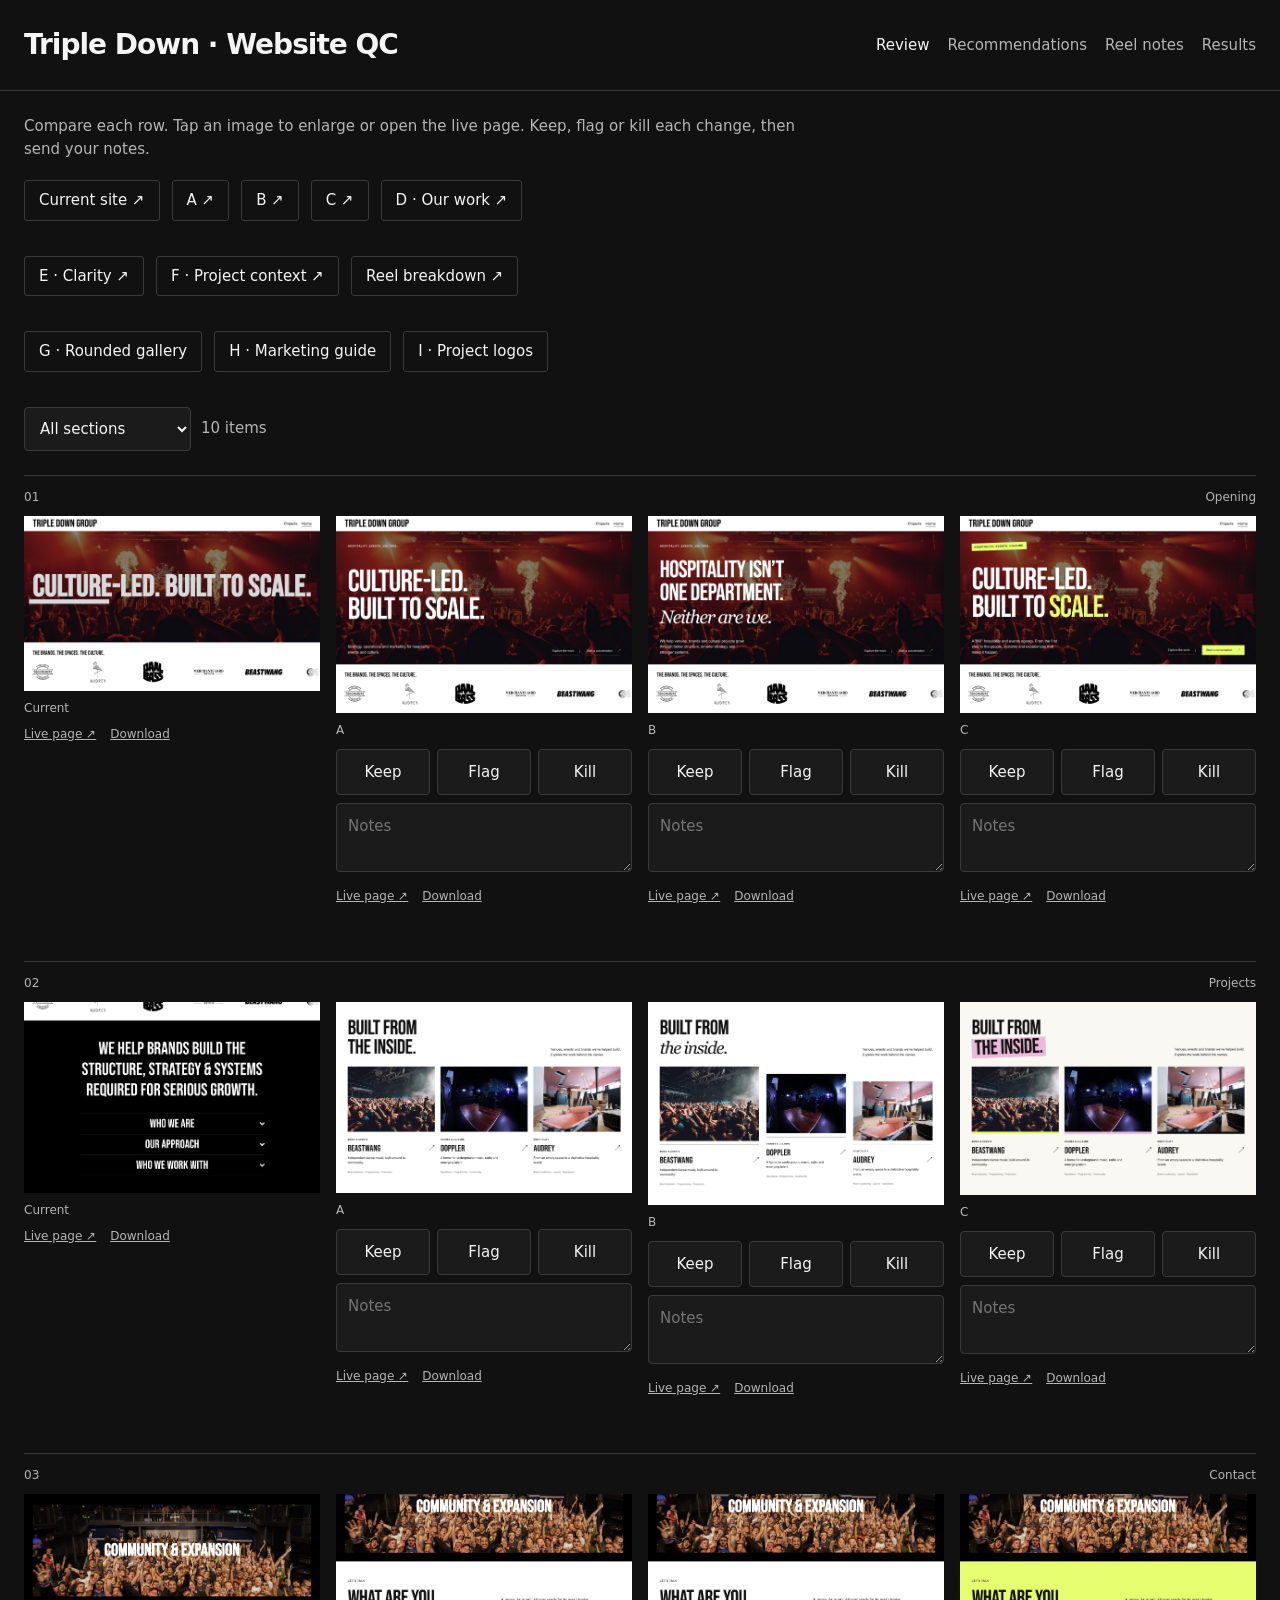
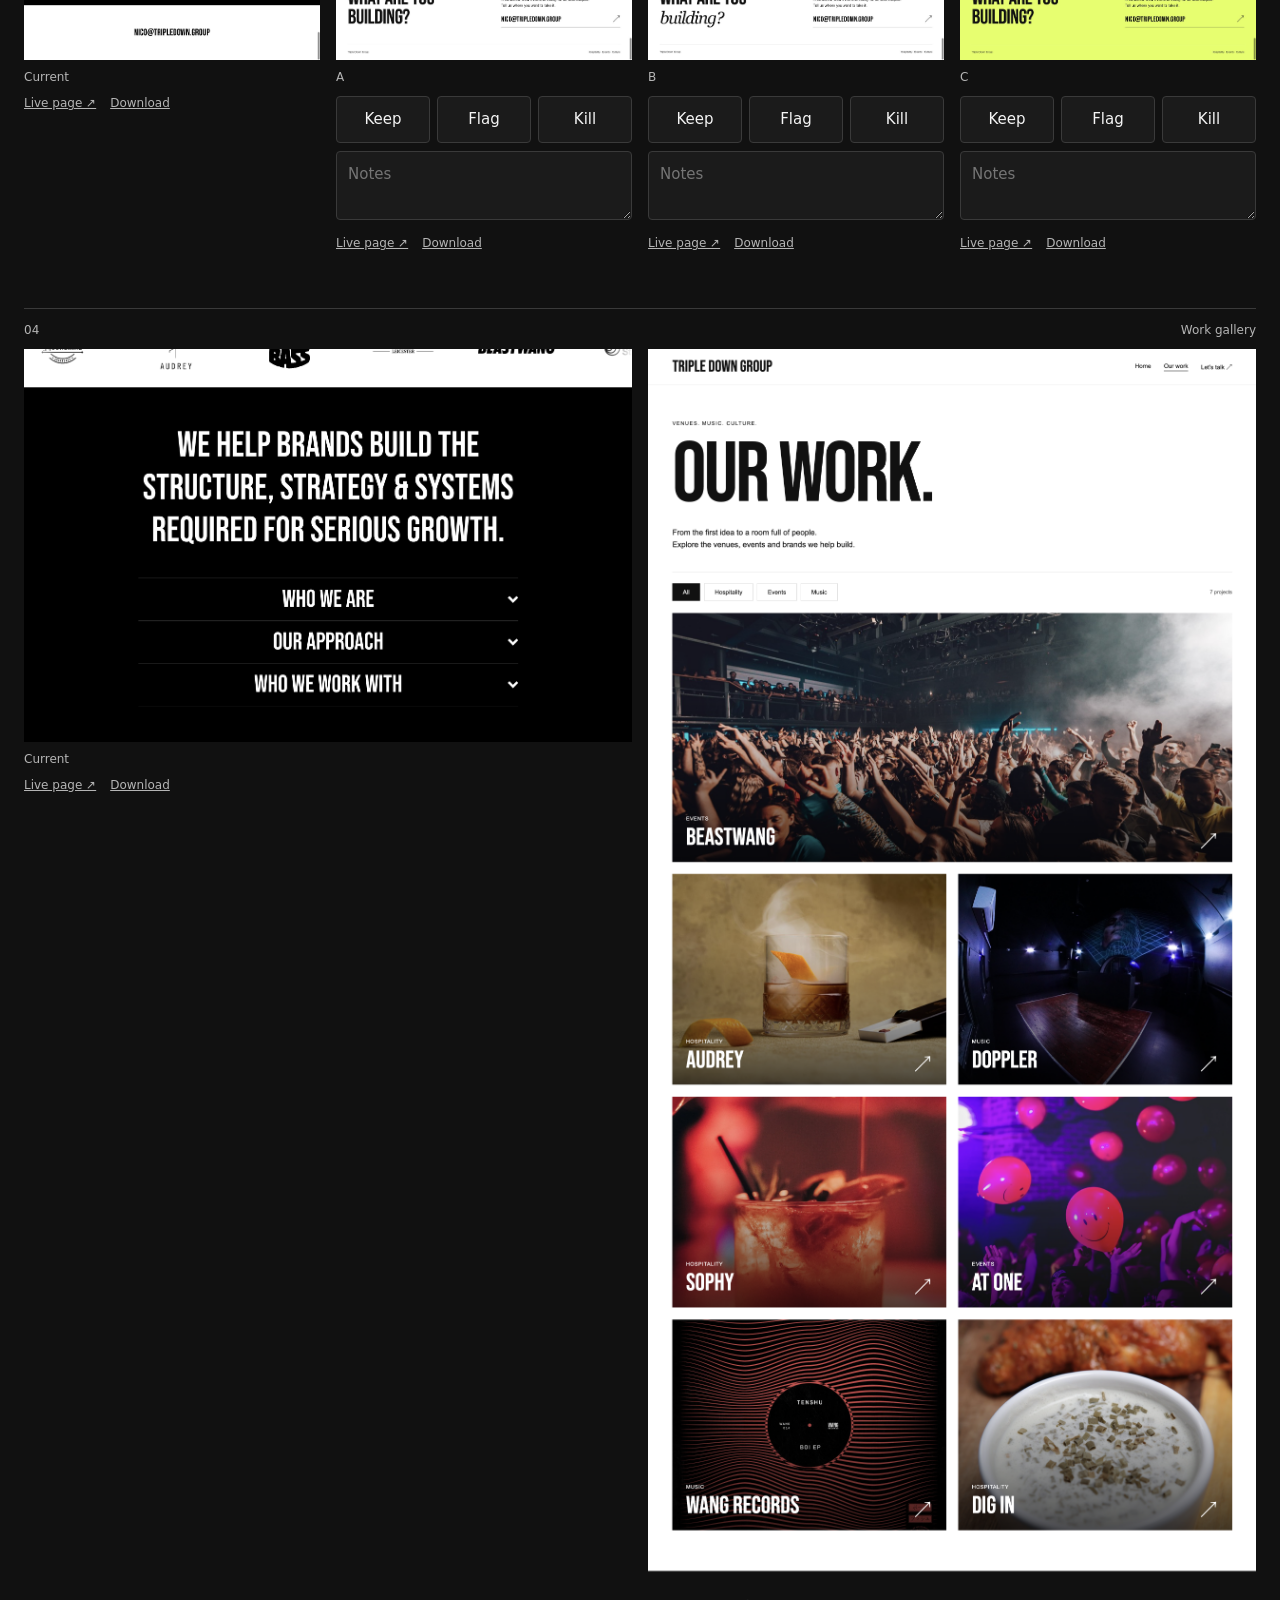
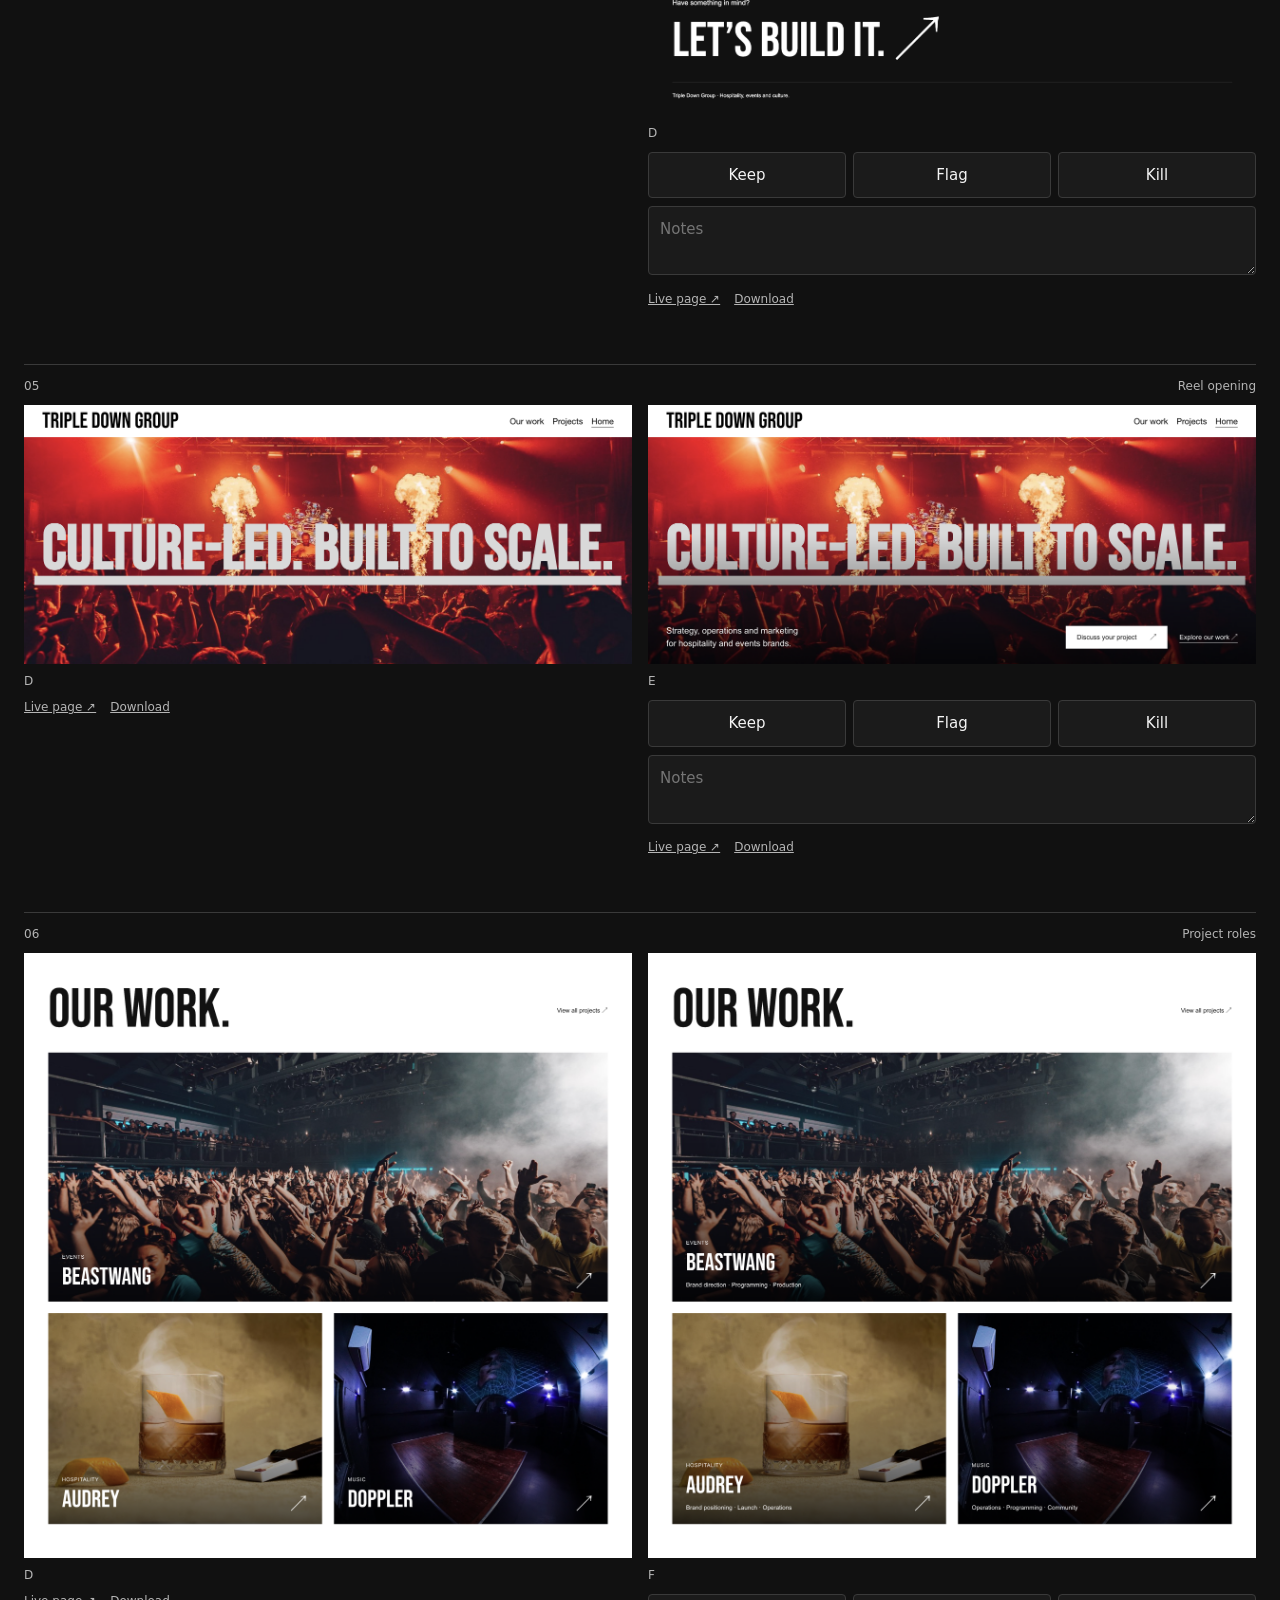
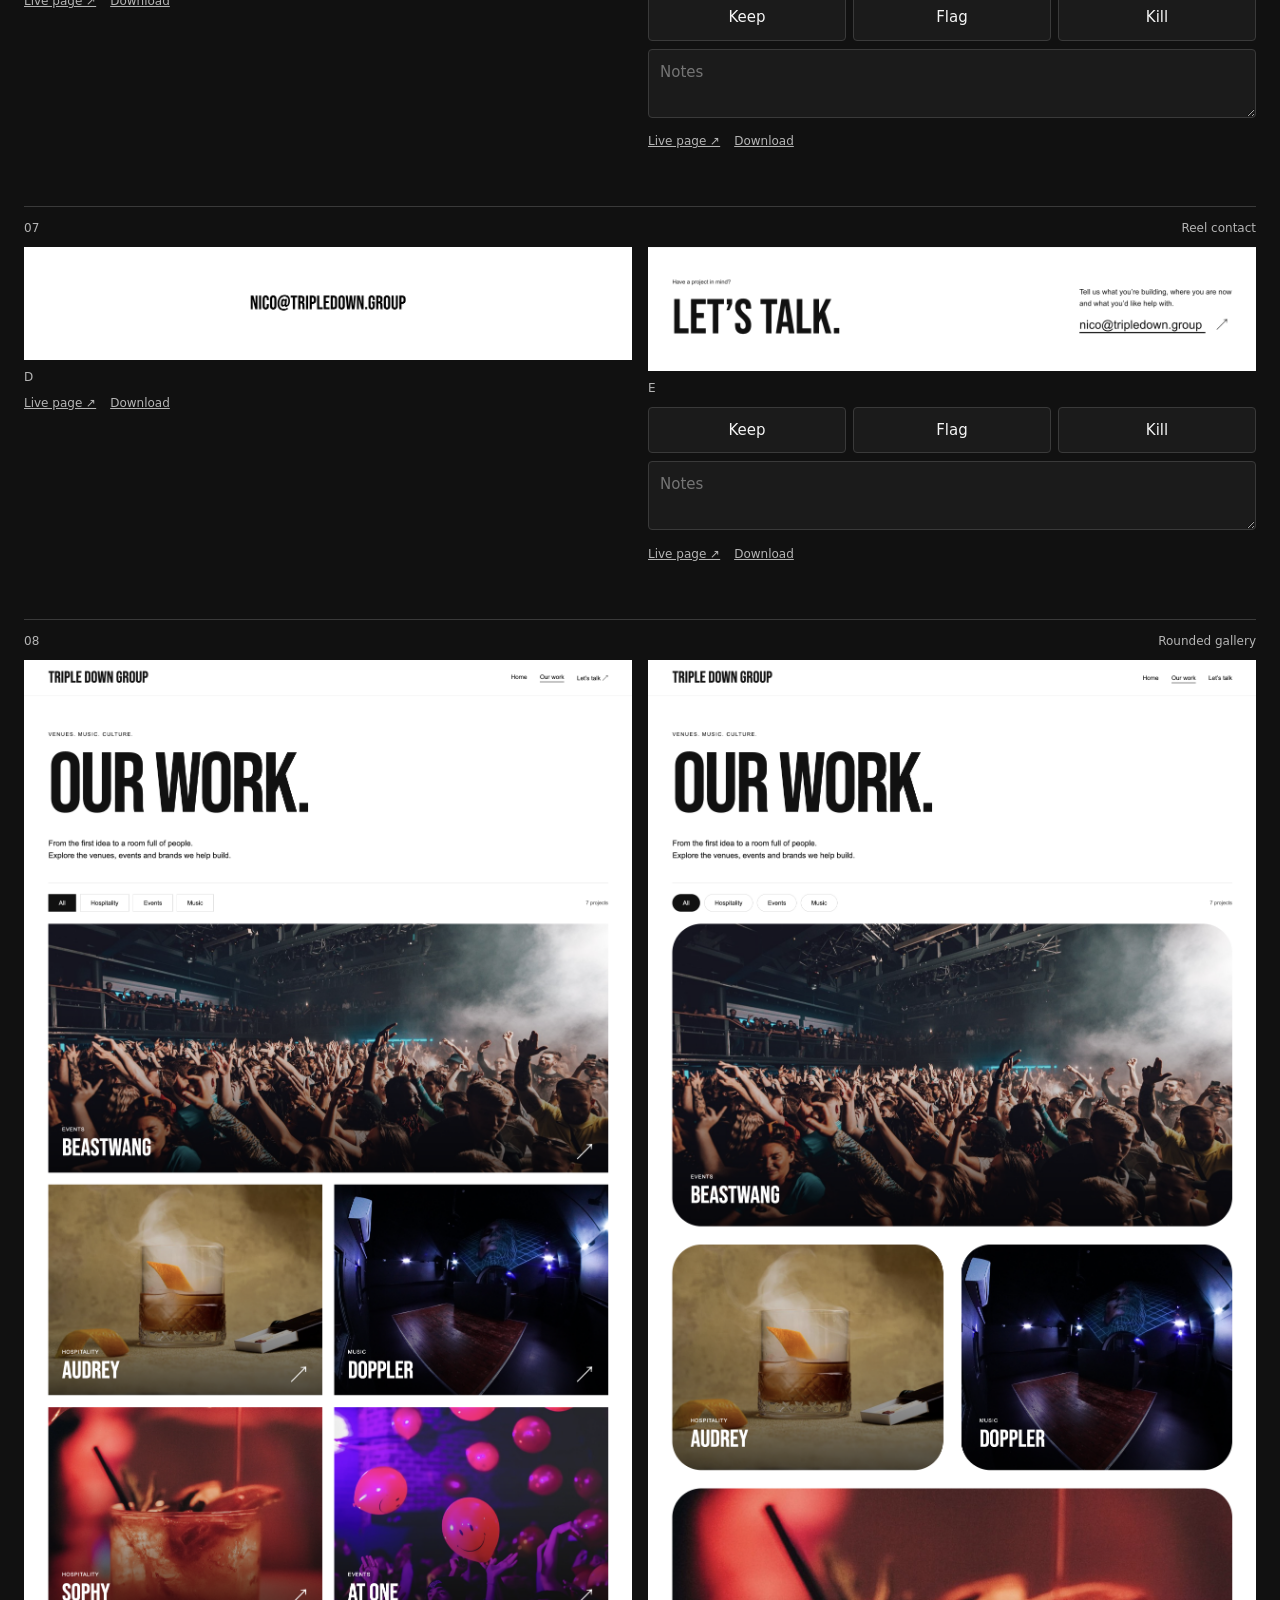
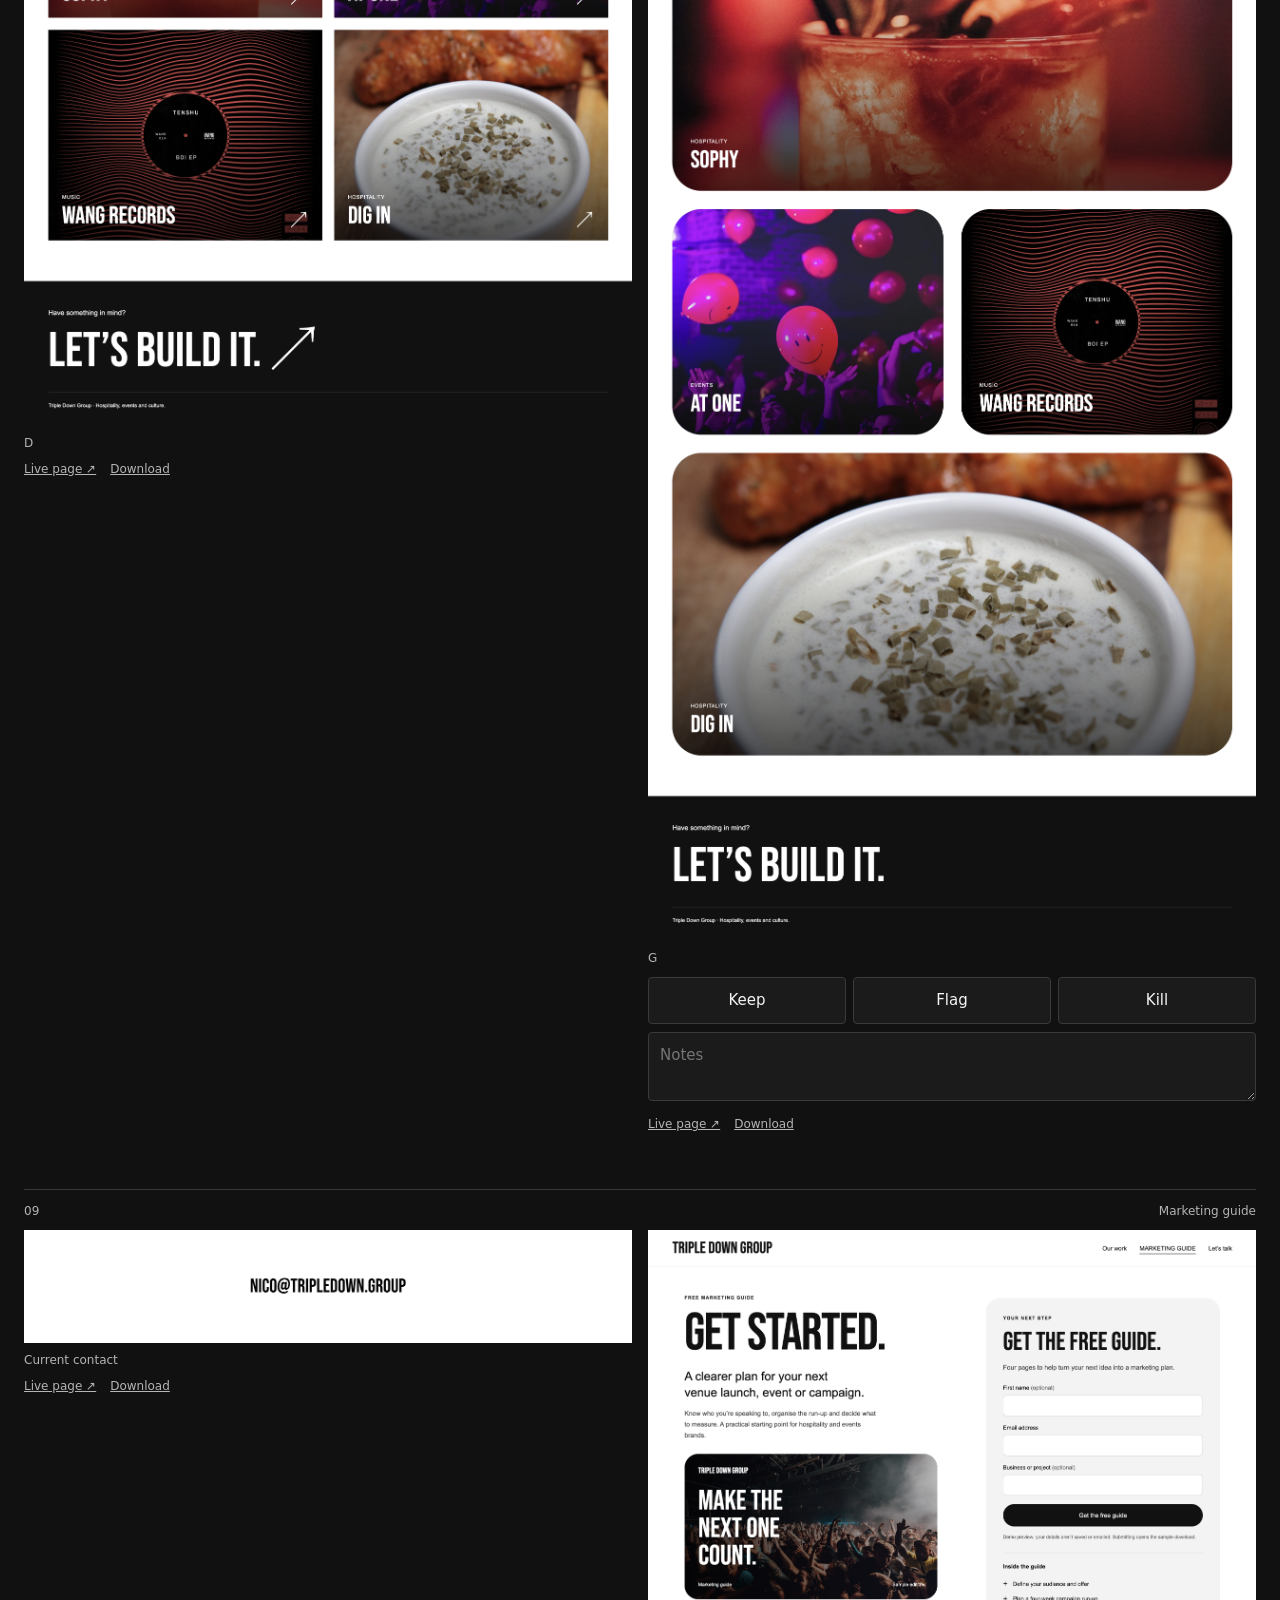
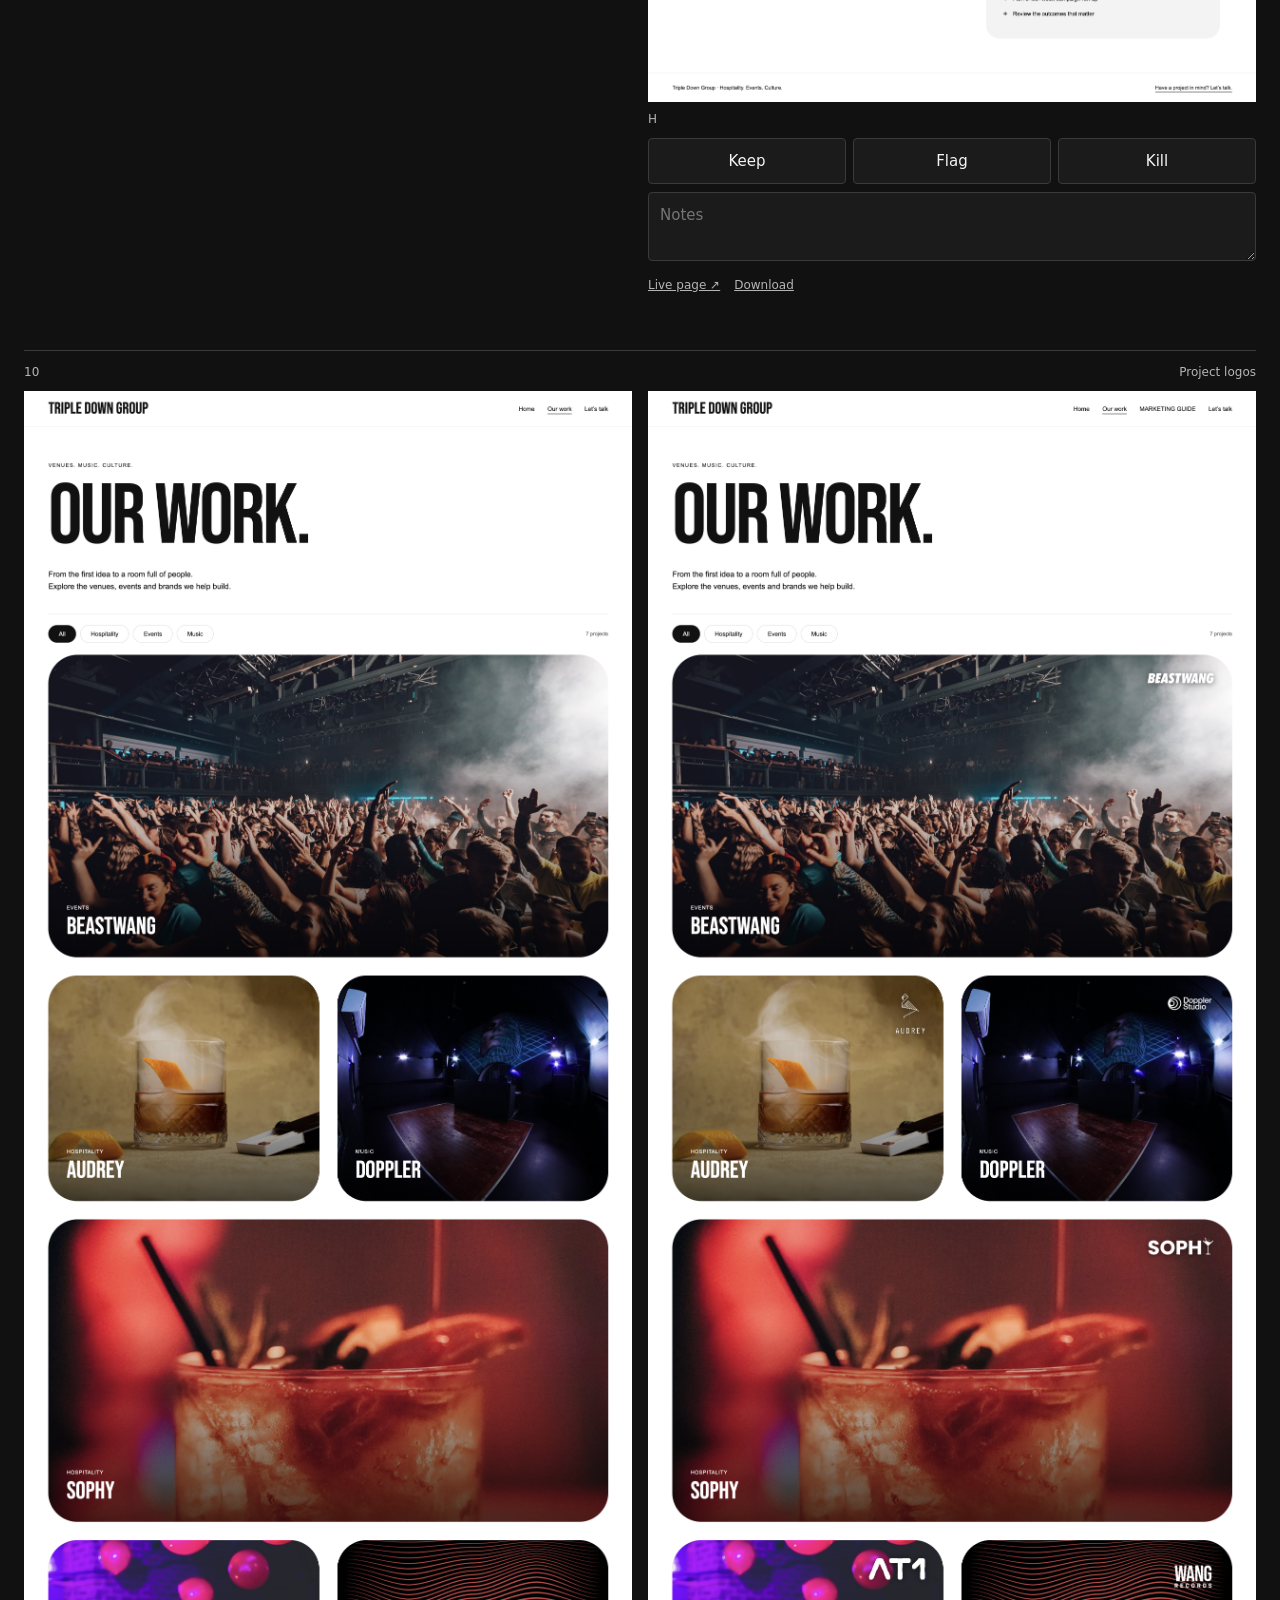
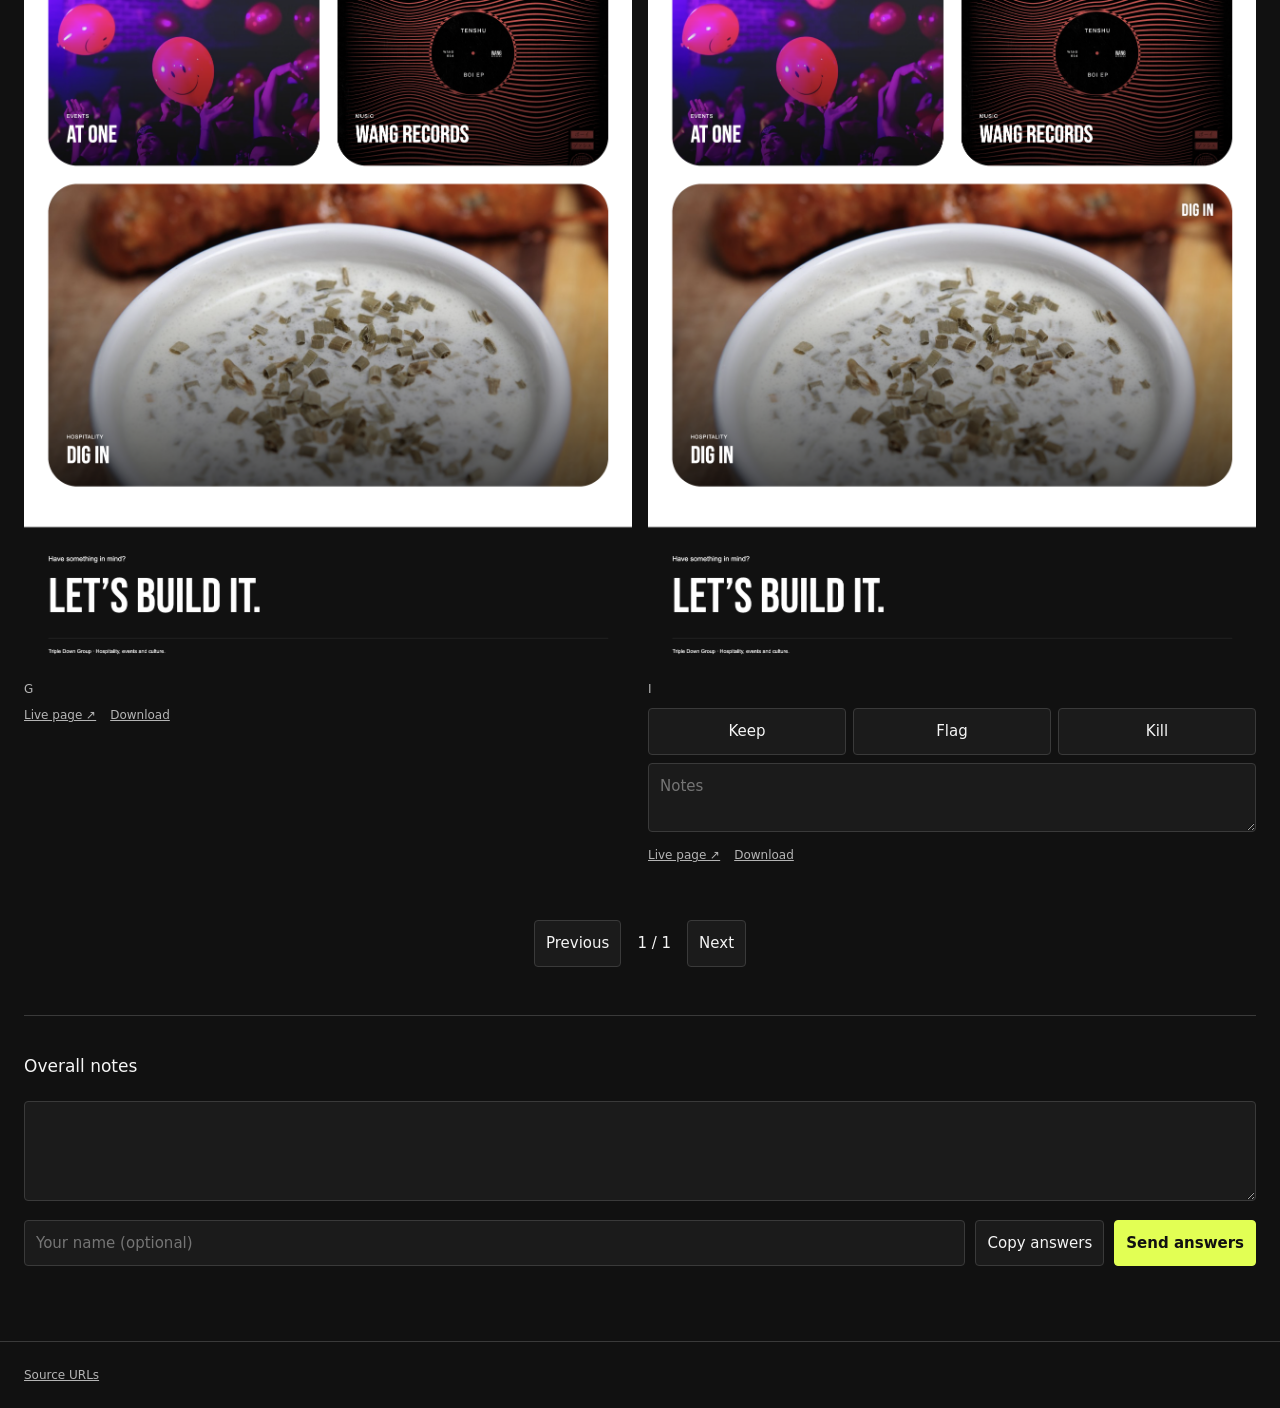
<file: index.html>
<!doctype html><html lang="en"><head><meta charset="utf-8"><meta name="viewport" content="width=device-width,initial-scale=1"><meta name="robots" content="noindex,nofollow"><title>PaulQC</title><link rel="icon" href="favicon.svg"><link rel="stylesheet" href="style.css"></head><body><header><h1 id="title">PaulQC</h1><nav><a href="index.html" aria-current="page">Review</a><a href="recommendations.html">Recommendations</a><a href="reel-notes.html">Reel notes</a><a href="results.html">Results</a></nav></header><main><p class="board-guide">Compare each row. Tap an image to enlarge or open the live page. Keep, flag or kill each change, then send your notes.</p><div class="live-links"><a href="https://frompaulxam-gif.github.io/triple-down-preview/variants/current/" target="_blank" rel="noopener">Current site ↗</a><a href="https://frompaulxam-gif.github.io/triple-down-preview/variants/a/" target="_blank" rel="noopener">A ↗</a><a href="https://frompaulxam-gif.github.io/triple-down-preview/variants/b/" target="_blank" rel="noopener">B ↗</a><a href="https://frompaulxam-gif.github.io/triple-down-preview/variants/c/" target="_blank" rel="noopener">C ↗</a><a href="https://frompaulxam-gif.github.io/triple-down-preview/variants/gallery-original/" target="_blank" rel="noopener">D · Our work ↗</a></div><div class="live-links"><a href="https://frompaulxam-gif.github.io/triple-down-preview/variants/e/" target="_blank" rel="noopener">E · Clarity ↗</a><a href="https://frompaulxam-gif.github.io/triple-down-preview/variants/f/" target="_blank" rel="noopener">F · Project context ↗</a><a href="reel-notes.html">Reel breakdown ↗</a></div><div class="live-links"><a href="https://frompaulxam-gif.github.io/triple-down-preview/our-work/" target="_blank" rel="noopener">G · Rounded gallery</a><a href="https://frompaulxam-gif.github.io/triple-down-preview/marketing-guide/" target="_blank" rel="noopener">H · Marketing guide</a><a href="https://frompaulxam-gif.github.io/triple-down-preview/our-work/" target="_blank" rel="noopener">I · Project logos</a></div><div class="toolbar"><select id="brand" aria-label="Section"><option value="">All sections</option></select><span id="count" class="muted"></span></div><div class="grid" id="items"></div><div class="pager"><button id="prev">Previous</button><span id="page"></span><button id="next">Next</button></div><section class="submit"><h2>Overall notes</h2><textarea id="overall" aria-label="Overall notes"></textarea><div class="send-row"><input id="name" aria-label="Your name (optional)" placeholder="Your name (optional)"><button id="copy">Copy answers</button><button id="send">Send answers</button></div><p id="status" class="status" role="status"></p><textarea id="copy-fallback" hidden readonly aria-label="Copy these answers"></textarea></section></main><footer><a href="sources.csv" download>Source URLs</a></footer><script src="config.js"></script><script src="app.js?v=logos-1"></script></body></html>
</file>
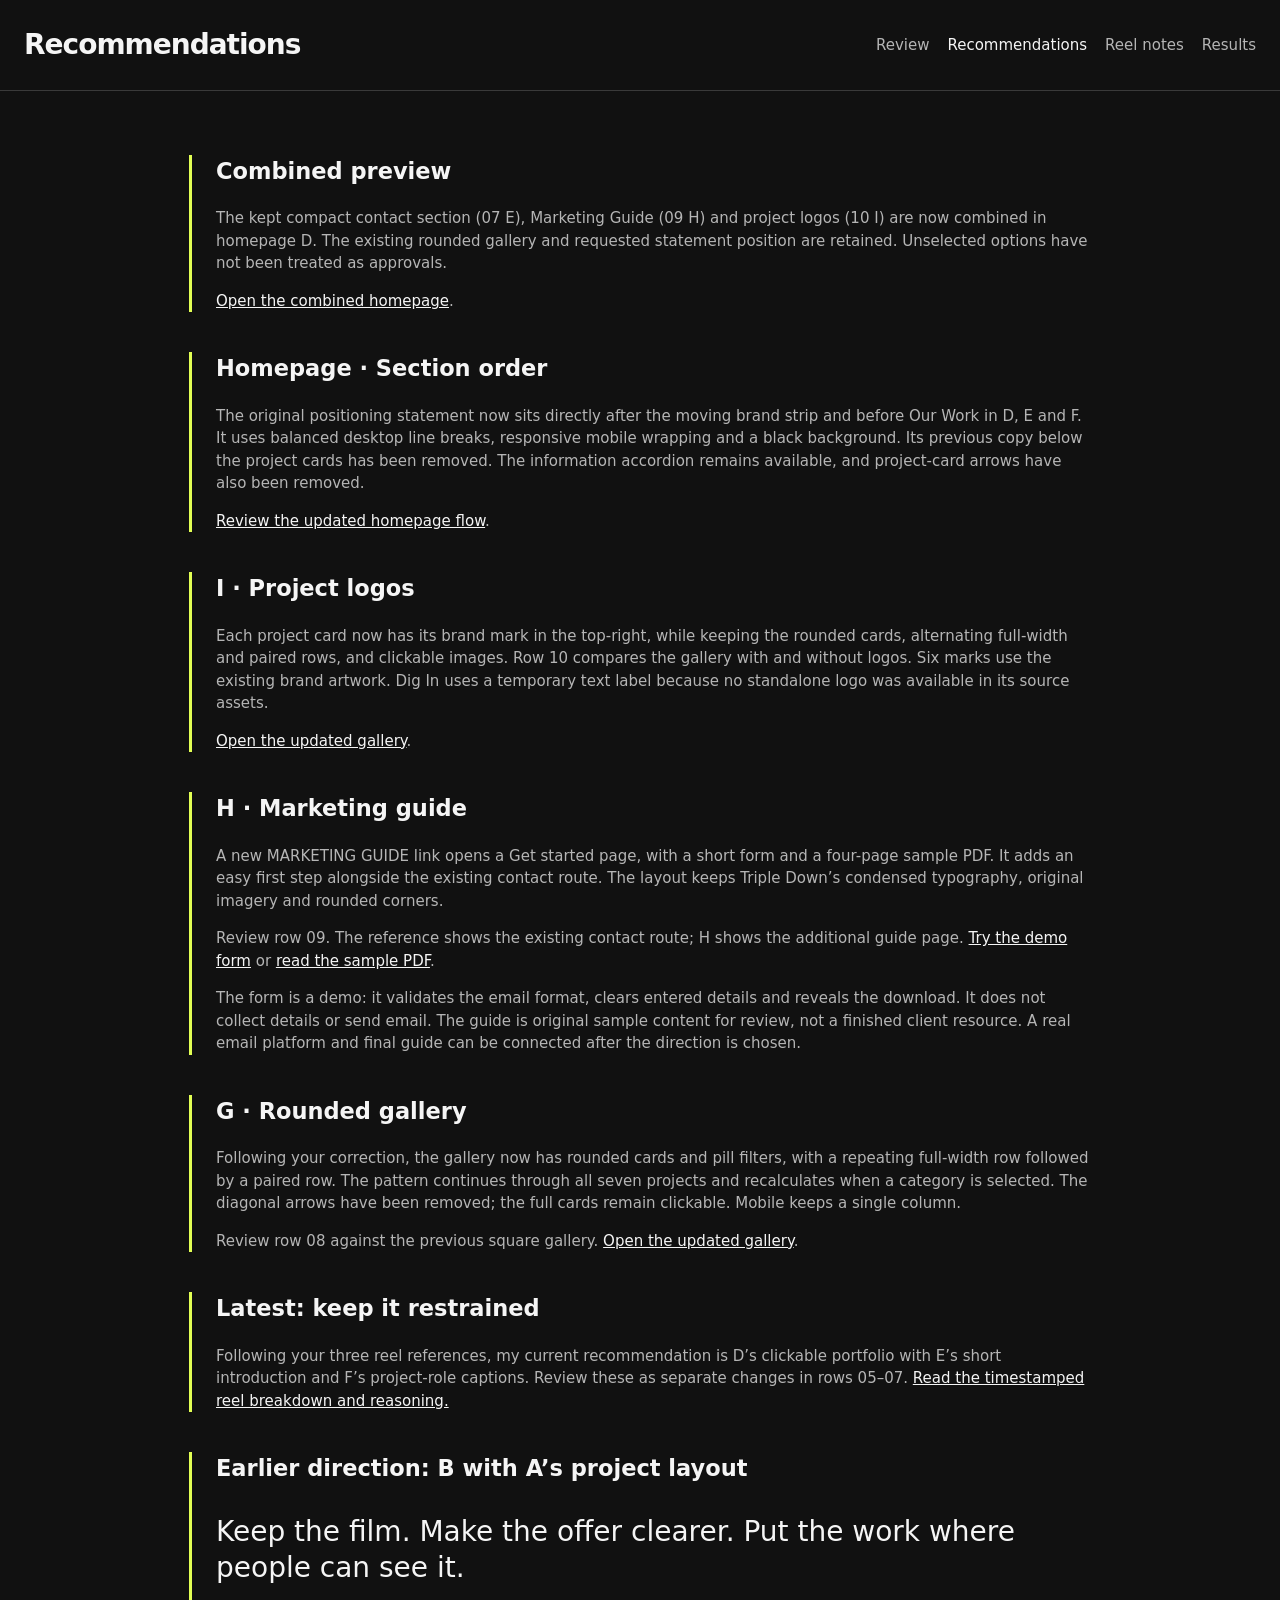
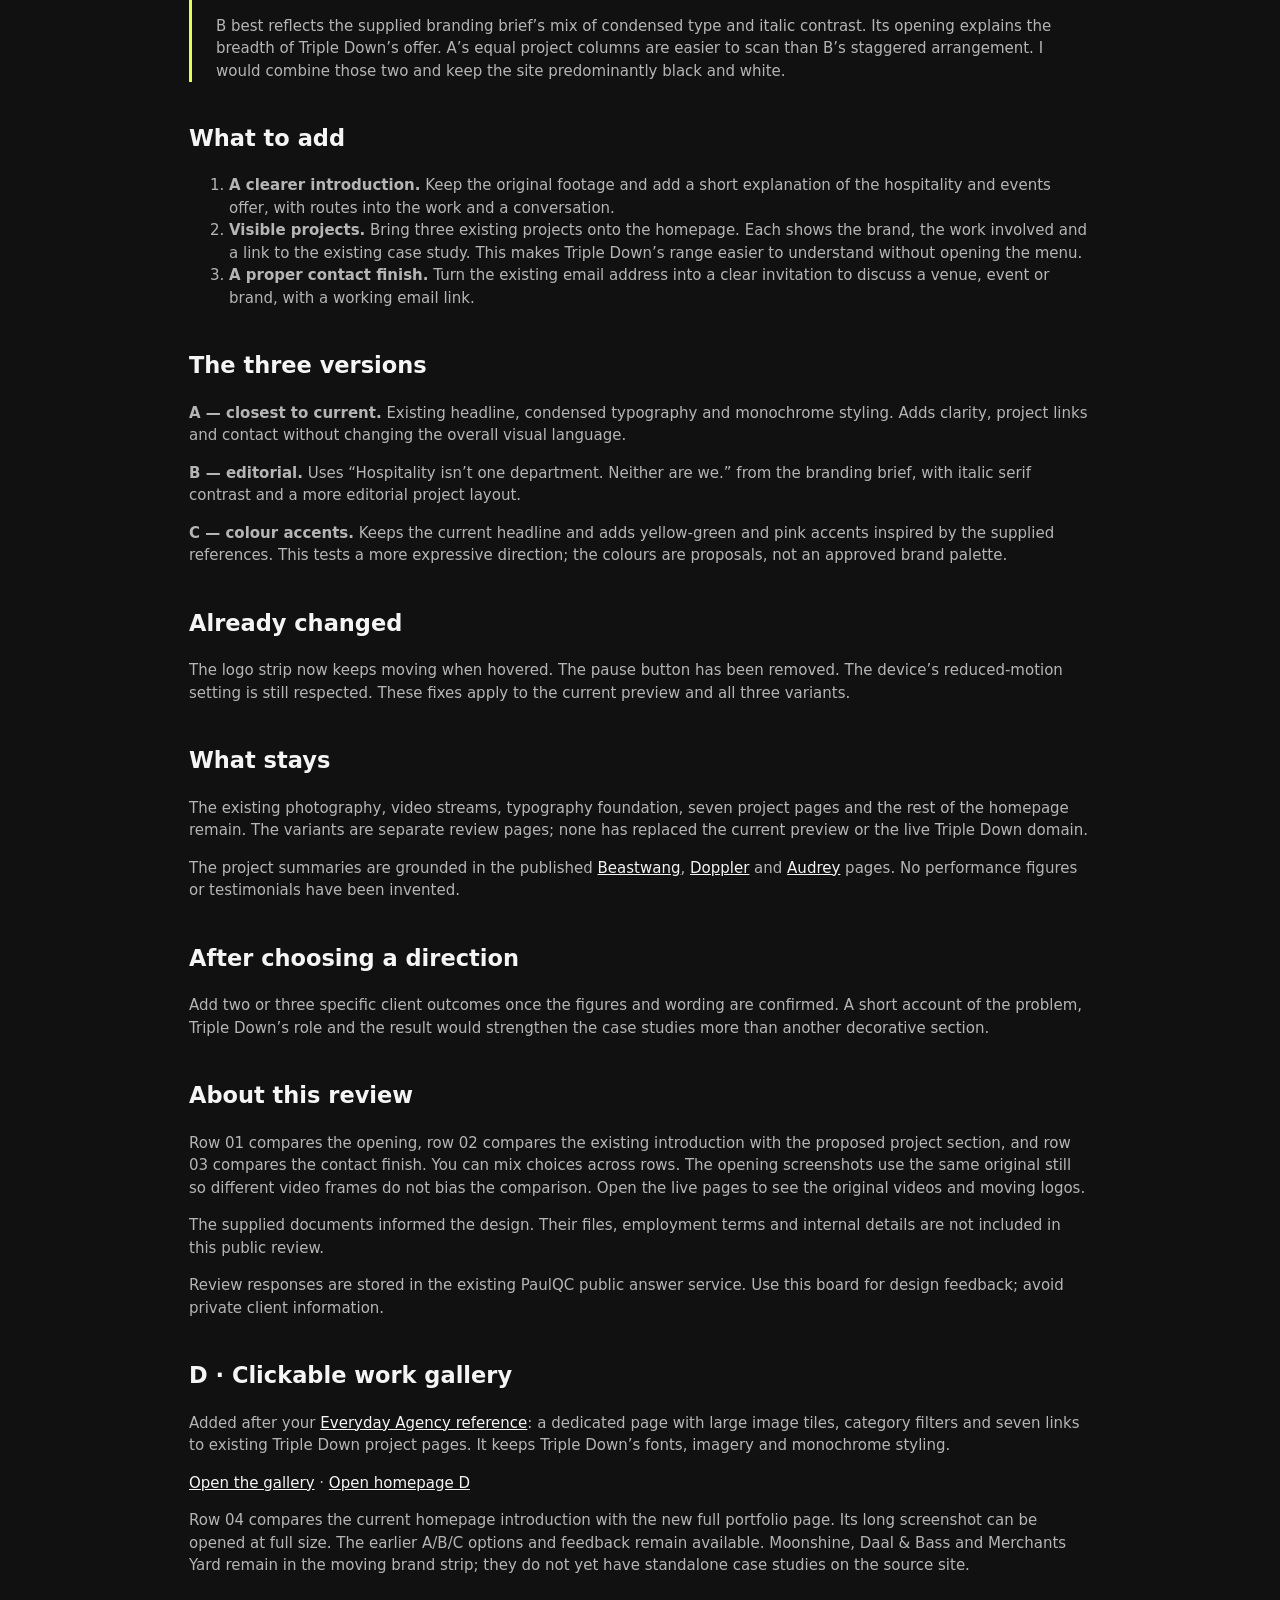
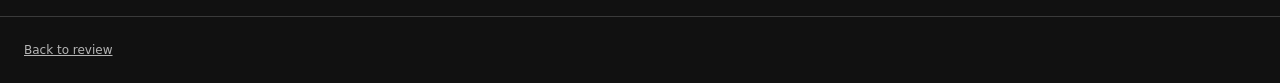
<file: recommendations.html>
<!doctype html><html lang="en"><head><meta charset="utf-8"><meta name="viewport" content="width=device-width,initial-scale=1"><meta name="robots" content="noindex,nofollow"><title>Triple Down · Recommendations</title><link rel="stylesheet" href="style.css"><link rel="icon" href="favicon.svg"></head><body><header><h1>Recommendations</h1><nav><a href="index.html">Review</a><a href="recommendations.html" aria-current="page">Recommendations</a><a href="reel-notes.html">Reel notes</a><a href="results.html">Results</a></nav></header><main class="research"><section class="choice"><h2>Combined preview</h2><p>The kept compact contact section (07 E), Marketing Guide (09 H) and project logos (10 I) are now combined in homepage D. The existing rounded gallery and requested statement position are retained. Unselected options have not been treated as approvals.</p><p><a href="https://frompaulxam-gif.github.io/triple-down-preview/variants/d/?v=combined-1">Open the combined homepage</a>.</p></section><section class="choice"><h2>Homepage · Section order</h2><p>The original positioning statement now sits directly after the moving brand strip and before Our Work in D, E and F. It uses balanced desktop line breaks, responsive mobile wrapping and a black background. Its previous copy below the project cards has been removed. The information accordion remains available, and project-card arrows have also been removed.</p><p><a href="https://frompaulxam-gif.github.io/triple-down-preview/variants/d/?v=positioning-1#td-projects">Review the updated homepage flow</a>.</p></section><section class="choice"><h2>I · Project logos</h2><p>Each project card now has its brand mark in the top-right, while keeping the rounded cards, alternating full-width and paired rows, and clickable images. Row 10 compares the gallery with and without logos. Six marks use the existing brand artwork. Dig In uses a temporary text label because no standalone logo was available in its source assets.</p><p><a href="https://frompaulxam-gif.github.io/triple-down-preview/our-work/">Open the updated gallery</a>.</p></section><section class="choice"><h2>H · Marketing guide</h2><p>A new MARKETING GUIDE link opens a Get started page, with a short form and a four-page sample PDF. It adds an easy first step alongside the existing contact route. The layout keeps Triple Down’s condensed typography, original imagery and rounded corners.</p><p>Review row 09. The reference shows the existing contact route; H shows the additional guide page. <a href="https://frompaulxam-gif.github.io/triple-down-preview/marketing-guide/">Try the demo form</a> or <a href="https://frompaulxam-gif.github.io/triple-down-preview/assets/triple-down-marketing-guide-sample.pdf">read the sample PDF</a>.</p><p>The form is a demo: it validates the email format, clears entered details and reveals the download. It does not collect details or send email. The guide is original sample content for review, not a finished client resource. A real email platform and final guide can be connected after the direction is chosen.</p></section><section class="choice"><h2>G · Rounded gallery</h2><p>Following your correction, the gallery now has rounded cards and pill filters, with a repeating full-width row followed by a paired row. The pattern continues through all seven projects and recalculates when a category is selected. The diagonal arrows have been removed; the full cards remain clickable. Mobile keeps a single column.</p><p>Review row 08 against the previous square gallery. <a href="https://frompaulxam-gif.github.io/triple-down-preview/our-work/">Open the updated gallery</a>.</p></section>
<section class="choice"><h2>Latest: keep it restrained</h2><p>Following your three reel references, my current recommendation is D’s clickable portfolio with E’s short introduction and F’s project-role captions. Review these as separate changes in rows 05–07. <a href="reel-notes.html">Read the timestamped reel breakdown and reasoning.</a></p></section><section class="choice"><h2>Earlier direction: B with A’s project layout</h2><p class="lead">Keep the film. Make the offer clearer. Put the work where people can see it.</p><p>B best reflects the supplied branding brief’s mix of condensed type and italic contrast. Its opening explains the breadth of Triple Down’s offer. A’s equal project columns are easier to scan than B’s staggered arrangement. I would combine those two and keep the site predominantly black and white.</p></section>
<h2>What to add</h2><ol><li><strong>A clearer introduction.</strong> Keep the original footage and add a short explanation of the hospitality and events offer, with routes into the work and a conversation.</li><li><strong>Visible projects.</strong> Bring three existing projects onto the homepage. Each shows the brand, the work involved and a link to the existing case study. This makes Triple Down’s range easier to understand without opening the menu.</li><li><strong>A proper contact finish.</strong> Turn the existing email address into a clear invitation to discuss a venue, event or brand, with a working email link.</li></ol>
<h2>The three versions</h2><p><strong>A — closest to current.</strong> Existing headline, condensed typography and monochrome styling. Adds clarity, project links and contact without changing the overall visual language.</p><p><strong>B — editorial.</strong> Uses “Hospitality isn’t one department. Neither are we.” from the branding brief, with italic serif contrast and a more editorial project layout.</p><p><strong>C — colour accents.</strong> Keeps the current headline and adds yellow-green and pink accents inspired by the supplied references. This tests a more expressive direction; the colours are proposals, not an approved brand palette.</p>
<h2>Already changed</h2><p>The logo strip now keeps moving when hovered. The pause button has been removed. The device’s reduced-motion setting is still respected. These fixes apply to the current preview and all three variants.</p>
<h2>What stays</h2><p>The existing photography, video streams, typography foundation, seven project pages and the rest of the homepage remain. The variants are separate review pages; none has replaced the current preview or the live Triple Down domain.</p><p>The project summaries are grounded in the published <a href="https://tripledown.group/beastwang">Beastwang</a>, <a href="https://tripledown.group/doppler">Doppler</a> and <a href="https://tripledown.group/audrey">Audrey</a> pages. No performance figures or testimonials have been invented.</p>
<h2>After choosing a direction</h2><p>Add two or three specific client outcomes once the figures and wording are confirmed. A short account of the problem, Triple Down’s role and the result would strengthen the case studies more than another decorative section.</p>
<h2>About this review</h2><p>Row 01 compares the opening, row 02 compares the existing introduction with the proposed project section, and row 03 compares the contact finish. You can mix choices across rows. The opening screenshots use the same original still so different video frames do not bias the comparison. Open the live pages to see the original videos and moving logos.</p><p>The supplied documents informed the design. Their files, employment terms and internal details are not included in this public review.</p><p>Review responses are stored in the existing PaulQC public answer service. Use this board for design feedback; avoid private client information.</p>
<section><h2>D · Clickable work gallery</h2><p>Added after your <a href="https://theeverydayagency.com/our-work/">Everyday Agency reference</a>: a dedicated page with large image tiles, category filters and seven links to existing Triple Down project pages. It keeps Triple Down’s fonts, imagery and monochrome styling.</p><p><a href="https://frompaulxam-gif.github.io/triple-down-preview/our-work/">Open the gallery</a> · <a href="https://frompaulxam-gif.github.io/triple-down-preview/variants/d/">Open homepage D</a></p><p>Row 04 compares the current homepage introduction with the new full portfolio page. Its long screenshot can be opened at full size. The earlier A/B/C options and feedback remain available. Moonshine, Daal &amp; Bass and Merchants Yard remain in the moving brand strip; they do not yet have standalone case studies on the source site.</p></section></main><footer><a href="index.html">Back to review</a></footer></body></html>
</file>
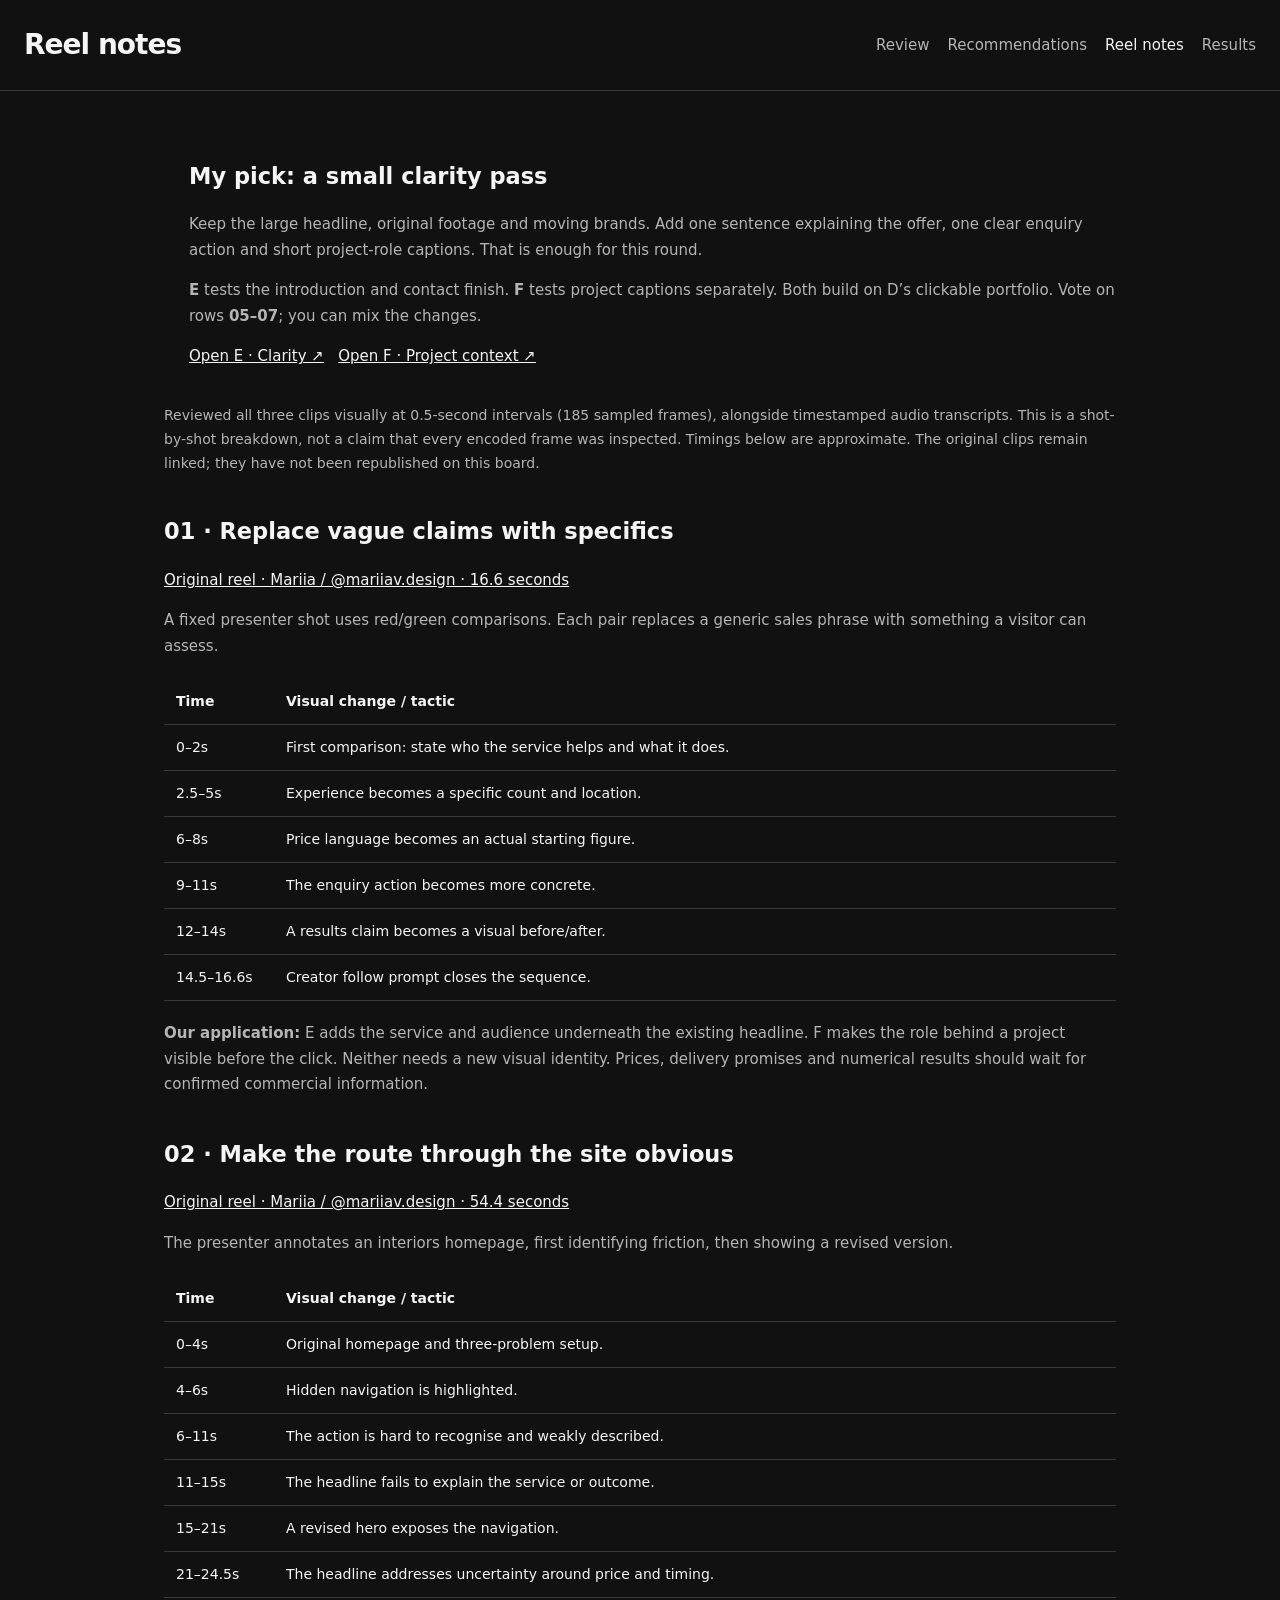
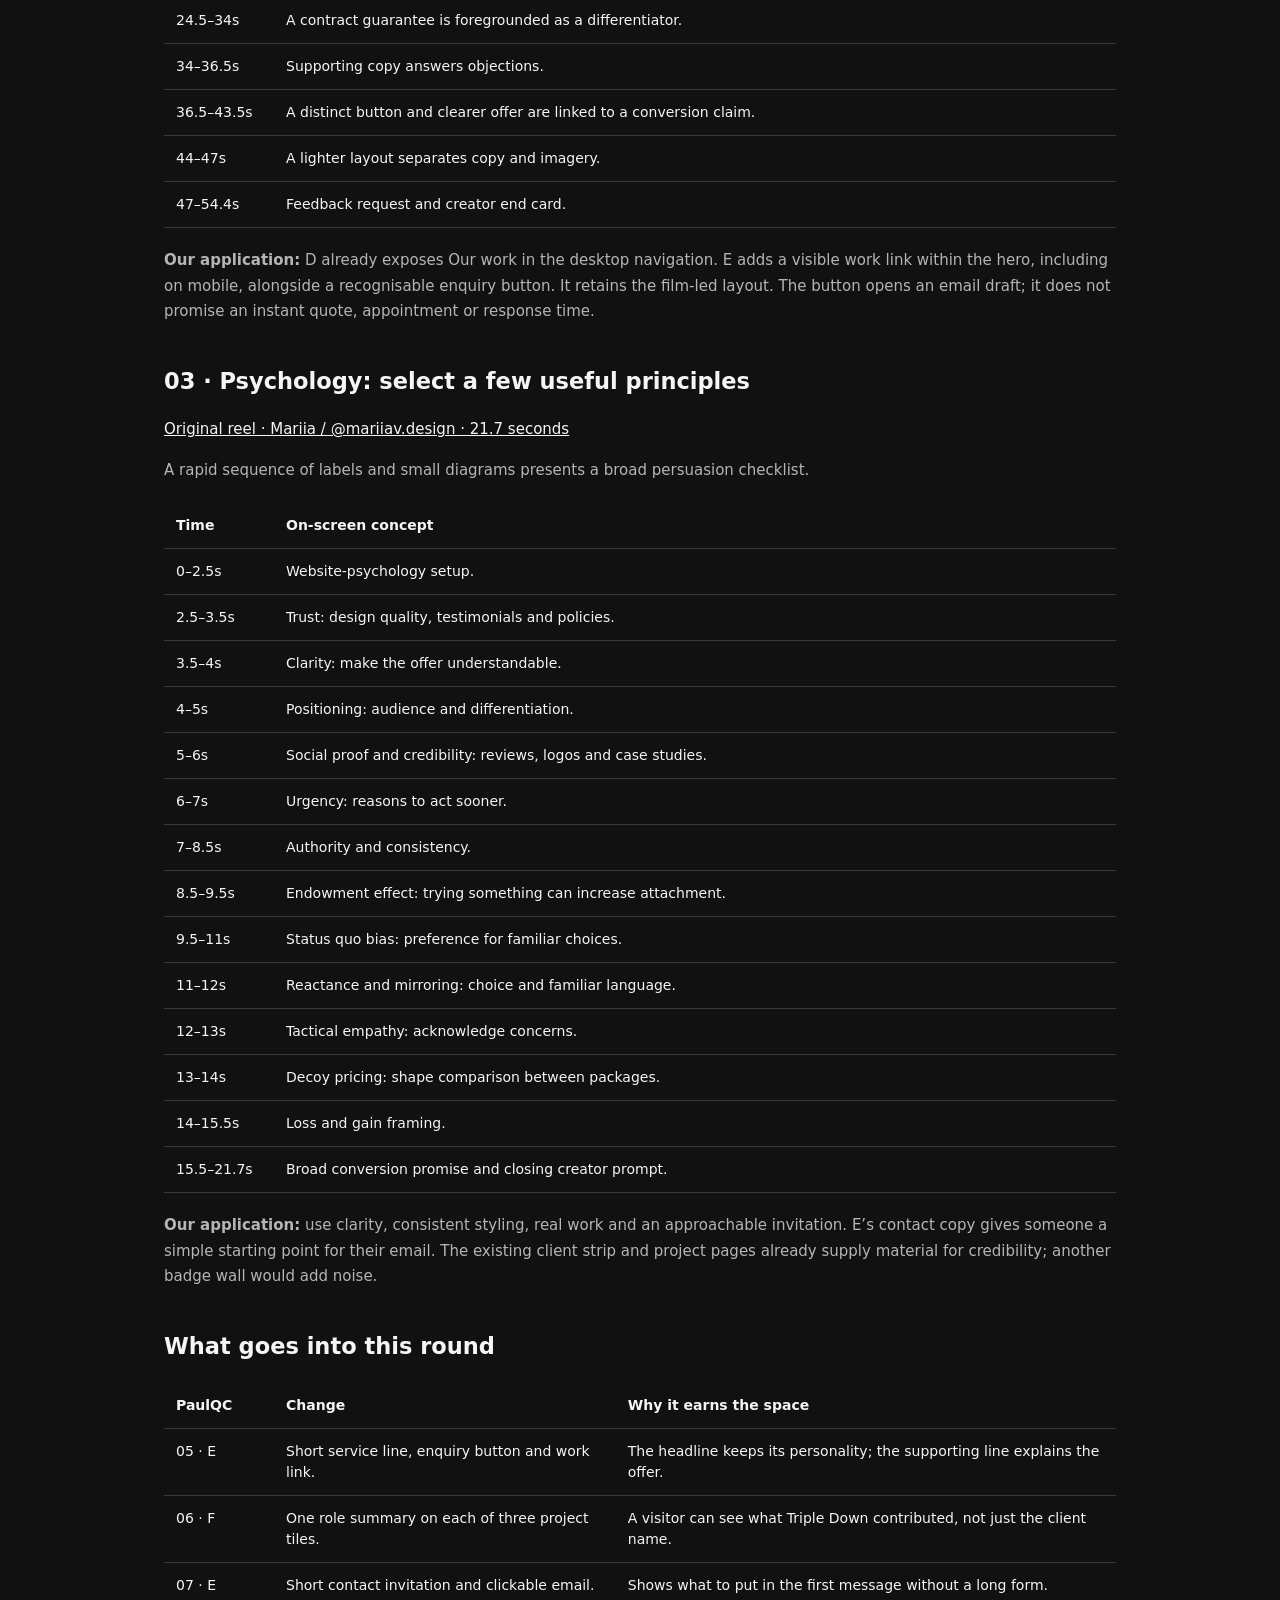
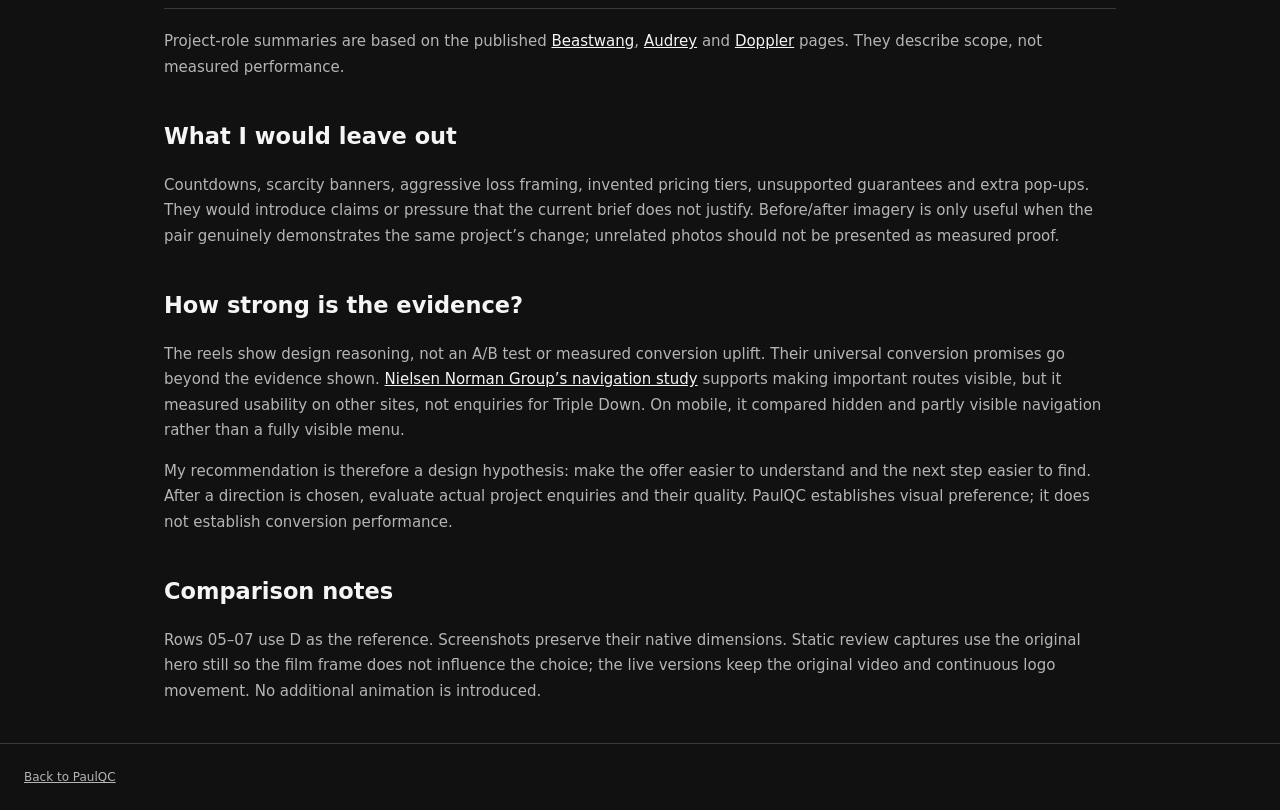
<file: reel-notes.html>
<!doctype html><html lang="en"><head><meta charset="utf-8"><meta name="viewport" content="width=device-width,initial-scale=1"><meta name="robots" content="noindex,nofollow"><title>Triple Down · Reel notes</title><link rel="stylesheet" href="style.css"><style>.research{max-width:1000px}table{width:100%;border-collapse:collapse;margin:22px 0 35px;font-size:15px}th,td{text-align:left;vertical-align:top;border-bottom:1px solid #ddd;padding:13px 12px 13px 0}th:first-child,td:first-child{width:110px;font-variant-numeric:tabular-nums}h2{margin-top:44px}.recommend{border-left:3px solid #111;padding:5px 0 5px 22px}.muted{font-size:14px}.research p{line-height:1.7}</style></head><body><header><h1>Reel notes</h1><nav><a href="index.html?v=reels-1">Review</a><a href="recommendations.html">Recommendations</a><a href="reel-notes.html" aria-current="page">Reel notes</a><a href="results.html?v=reels-1">Results</a></nav></header><main class="research">
<section class="recommend"><h2>My pick: a small clarity pass</h2><p>Keep the large headline, original footage and moving brands. Add one sentence explaining the offer, one clear enquiry action and short project-role captions. That is enough for this round.</p><p><strong>E</strong> tests the introduction and contact finish. <strong>F</strong> tests project captions separately. Both build on D’s clickable portfolio. Vote on rows <strong>05–07</strong>; you can mix the changes.</p><p><a href="https://frompaulxam-gif.github.io/triple-down-preview/variants/e/">Open E · Clarity ↗</a> &nbsp; <a href="https://frompaulxam-gif.github.io/triple-down-preview/variants/f/">Open F · Project context ↗</a></p></section>
<p class="muted">Reviewed all three clips visually at 0.5-second intervals (185 sampled frames), alongside timestamped audio transcripts. This is a shot-by-shot breakdown, not a claim that every encoded frame was inspected. Timings below are approximate. The original clips remain linked; they have not been republished on this board.</p>
<h2>01 · Replace vague claims with specifics</h2><p><a href="https://www.instagram.com/reel/Dd10zOAKTHQ/">Original reel · Mariia / @mariiav.design · 16.6 seconds</a></p><p>A fixed presenter shot uses red/green comparisons. Each pair replaces a generic sales phrase with something a visitor can assess.</p><table><thead><tr><th>Time</th><th>Visual change / tactic</th></tr></thead><tbody>
<tr><td>0–2s</td><td>First comparison: state who the service helps and what it does.</td></tr><tr><td>2.5–5s</td><td>Experience becomes a specific count and location.</td></tr><tr><td>6–8s</td><td>Price language becomes an actual starting figure.</td></tr><tr><td>9–11s</td><td>The enquiry action becomes more concrete.</td></tr><tr><td>12–14s</td><td>A results claim becomes a visual before/after.</td></tr><tr><td>14.5–16.6s</td><td>Creator follow prompt closes the sequence.</td></tr></tbody></table>
<p><strong>Our application:</strong> E adds the service and audience underneath the existing headline. F makes the role behind a project visible before the click. Neither needs a new visual identity. Prices, delivery promises and numerical results should wait for confirmed commercial information.</p>
<h2>02 · Make the route through the site obvious</h2><p><a href="https://www.instagram.com/reel/DYZ9mglq1E5/">Original reel · Mariia / @mariiav.design · 54.4 seconds</a></p><p>The presenter annotates an interiors homepage, first identifying friction, then showing a revised version.</p><table><thead><tr><th>Time</th><th>Visual change / tactic</th></tr></thead><tbody>
<tr><td>0–4s</td><td>Original homepage and three-problem setup.</td></tr><tr><td>4–6s</td><td>Hidden navigation is highlighted.</td></tr><tr><td>6–11s</td><td>The action is hard to recognise and weakly described.</td></tr><tr><td>11–15s</td><td>The headline fails to explain the service or outcome.</td></tr><tr><td>15–21s</td><td>A revised hero exposes the navigation.</td></tr><tr><td>21–24.5s</td><td>The headline addresses uncertainty around price and timing.</td></tr><tr><td>24.5–34s</td><td>A contract guarantee is foregrounded as a differentiator.</td></tr><tr><td>34–36.5s</td><td>Supporting copy answers objections.</td></tr><tr><td>36.5–43.5s</td><td>A distinct button and clearer offer are linked to a conversion claim.</td></tr><tr><td>44–47s</td><td>A lighter layout separates copy and imagery.</td></tr><tr><td>47–54.4s</td><td>Feedback request and creator end card.</td></tr></tbody></table>
<p><strong>Our application:</strong> D already exposes Our work in the desktop navigation. E adds a visible work link within the hero, including on mobile, alongside a recognisable enquiry button. It retains the film-led layout. The button opens an email draft; it does not promise an instant quote, appointment or response time.</p>
<h2>03 · Psychology: select a few useful principles</h2><p><a href="https://www.instagram.com/reel/DdrO4qLKEzY/">Original reel · Mariia / @mariiav.design · 21.7 seconds</a></p><p>A rapid sequence of labels and small diagrams presents a broad persuasion checklist.</p><table><thead><tr><th>Time</th><th>On-screen concept</th></tr></thead><tbody>
<tr><td>0–2.5s</td><td>Website-psychology setup.</td></tr><tr><td>2.5–3.5s</td><td>Trust: design quality, testimonials and policies.</td></tr><tr><td>3.5–4s</td><td>Clarity: make the offer understandable.</td></tr><tr><td>4–5s</td><td>Positioning: audience and differentiation.</td></tr><tr><td>5–6s</td><td>Social proof and credibility: reviews, logos and case studies.</td></tr><tr><td>6–7s</td><td>Urgency: reasons to act sooner.</td></tr><tr><td>7–8.5s</td><td>Authority and consistency.</td></tr><tr><td>8.5–9.5s</td><td>Endowment effect: trying something can increase attachment.</td></tr><tr><td>9.5–11s</td><td>Status quo bias: preference for familiar choices.</td></tr><tr><td>11–12s</td><td>Reactance and mirroring: choice and familiar language.</td></tr><tr><td>12–13s</td><td>Tactical empathy: acknowledge concerns.</td></tr><tr><td>13–14s</td><td>Decoy pricing: shape comparison between packages.</td></tr><tr><td>14–15.5s</td><td>Loss and gain framing.</td></tr><tr><td>15.5–21.7s</td><td>Broad conversion promise and closing creator prompt.</td></tr></tbody></table>
<p><strong>Our application:</strong> use clarity, consistent styling, real work and an approachable invitation. E’s contact copy gives someone a simple starting point for their email. The existing client strip and project pages already supply material for credibility; another badge wall would add noise.</p>
<h2>What goes into this round</h2><table><thead><tr><th>PaulQC</th><th>Change</th><th>Why it earns the space</th></tr></thead><tbody><tr><td>05 · E</td><td>Short service line, enquiry button and work link.</td><td>The headline keeps its personality; the supporting line explains the offer.</td></tr><tr><td>06 · F</td><td>One role summary on each of three project tiles.</td><td>A visitor can see what Triple Down contributed, not just the client name.</td></tr><tr><td>07 · E</td><td>Short contact invitation and clickable email.</td><td>Shows what to put in the first message without a long form.</td></tr></tbody></table>
<p>Project-role summaries are based on the published <a href="https://tripledown.group/beastwang">Beastwang</a>, <a href="https://tripledown.group/audrey">Audrey</a> and <a href="https://tripledown.group/doppler">Doppler</a> pages. They describe scope, not measured performance.</p>
<h2>What I would leave out</h2><p>Countdowns, scarcity banners, aggressive loss framing, invented pricing tiers, unsupported guarantees and extra pop-ups. They would introduce claims or pressure that the current brief does not justify. Before/after imagery is only useful when the pair genuinely demonstrates the same project’s change; unrelated photos should not be presented as measured proof.</p>
<h2>How strong is the evidence?</h2><p>The reels show design reasoning, not an A/B test or measured conversion uplift. Their universal conversion promises go beyond the evidence shown. <a href="https://www.nngroup.com/articles/hamburger-menus/">Nielsen Norman Group’s navigation study</a> supports making important routes visible, but it measured usability on other sites, not enquiries for Triple Down. On mobile, it compared hidden and partly visible navigation rather than a fully visible menu.</p><p>My recommendation is therefore a design hypothesis: make the offer easier to understand and the next step easier to find. After a direction is chosen, evaluate actual project enquiries and their quality. PaulQC establishes visual preference; it does not establish conversion performance.</p>
<h2>Comparison notes</h2><p>Rows 05–07 use D as the reference. Screenshots preserve their native dimensions. Static review captures use the original hero still so the film frame does not influence the choice; the live versions keep the original video and continuous logo movement. No additional animation is introduced.</p>
</main><footer><a href="index.html?v=reels-1">Back to PaulQC</a></footer></body></html>
</file>
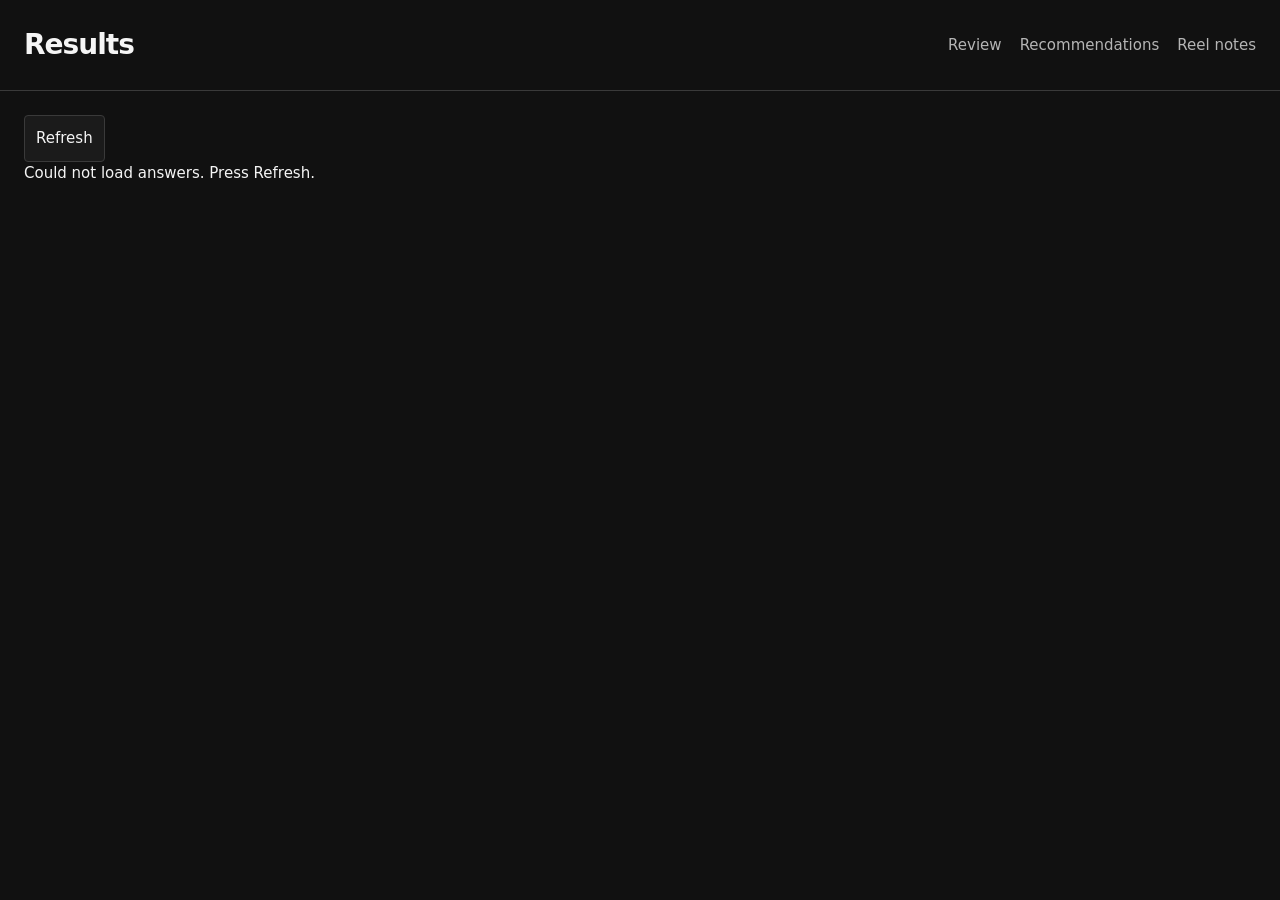
<file: results.html>
<!doctype html><html lang="en"><head><meta charset="utf-8"><meta name="viewport" content="width=device-width,initial-scale=1"><meta name="robots" content="noindex,nofollow"><title>PaulQC results</title><link rel="stylesheet" href="style.css"><link rel="icon" href="favicon.svg"></head><body><header><h1>Results</h1><nav><a href="index.html">Review</a><a href="recommendations.html">Recommendations</a><a href="reel-notes.html">Reel notes</a></nav></header><main class="results"><button id="refresh">Refresh</button><div id="out" aria-live="polite">Loading…</div></main><script src="config.js"></script><script>
const esc=s=>String(s??'').replace(/[&<>"']/g,c=>({'&':'&amp;','<':'&lt;','>':'&gt;','"':'&quot;',"'":'&#39;'}[c]));
async function load(){try{let [r,m]=await Promise.all([fetch(CONFIG.store+'?t='+Date.now(),{cache:'no-store'}),fetch('manifest.json?v=logos-1')]);if(!r.ok)throw Error();let data=await r.json(),manifest=await m.json(),ids=manifest.items.flatMap(i=>i.variants.filter(v=>!v.reference).map(v=>v.id));let subs=(data.submissions||[]).sort((a,b)=>new Date(b.ts)-new Date(a.ts));let totals=Object.fromEntries(ids.map(id=>[id,{K:0,F:0,X:0}]));let people=subs.map(s=>{let rows=ids.map(id=>{let n=(s.ids||[]).indexOf(id),v=n<0?'-':s.answers[n],note=s.notes?.[id]||'';if(note.trim()&&v!=='X')v='F';if(totals[id][v]!==undefined)totals[id][v]++;return '<tr><td>'+esc(id)+'</td><td>'+({K:'Keep',F:'Flag',X:'Kill'}[v]||'—')+'</td><td class="result-note">'+esc(note)+'</td></tr>'}).join('');return '<section class="person"><h2>'+esc(s.name)+'</h2><p class="muted">'+esc(new Date(s.ts).toLocaleString('en-GB'))+'</p><table><thead><tr><th>Item</th><th>Verdict</th><th>Notes</th></tr></thead><tbody>'+rows+'</tbody></table>'+(s.overall?'<p class="result-note">'+esc(s.overall)+'</p>':'')+'</section>'}).join('');document.querySelector('#out').innerHTML='<h2>Totals · '+subs.length+' people</h2><table><thead><tr><th>Item</th><th>Keep</th><th>Flag</th><th>Kill</th></tr></thead><tbody>'+ids.map(id=>'<tr><td>'+esc(id)+'</td><td>'+totals[id].K+'</td><td>'+totals[id].F+'</td><td>'+totals[id].X+'</td></tr>').join('')+'</tbody></table>'+people}catch(e){document.querySelector('#out').textContent='Could not load answers. Press Refresh.'}}
document.querySelector('#refresh').onclick=load;load();</script></body></html>
</file>
<file: style.css>
:root{--bg:#111111;--fg:#f5f5f5;--panel:#1b1b1b;--line:#3a3a3a;--mut:#b5b5b5;--accent:#e2ff54;--amber:#ffc866}*{box-sizing:border-box}body{margin:0;background:var(--bg);color:var(--fg);font:15px/1.5 system-ui,sans-serif}a{color:inherit}header,main,footer{max-width:1320px;margin:auto;padding:24px}header{display:flex;gap:20px;align-items:center;justify-content:space-between;border-bottom:1px solid var(--line)}h1{font-size:28px;letter-spacing:-1px;margin:0}nav{display:flex;gap:18px;flex-wrap:wrap}nav a{text-decoration:none;color:var(--mut)}nav a[aria-current]{color:var(--fg)}button,select,input,textarea{font:inherit;color:var(--fg);background:var(--panel);border:1px solid var(--line);border-radius:4px;padding:11px}button{cursor:pointer}button:hover,a:hover{filter:brightness(1.2)}button:focus-visible,a:focus-visible,input:focus-visible,textarea:focus-visible{outline:2px solid var(--accent);outline-offset:3px}.toolbar{display:flex;gap:10px;flex-wrap:wrap;align-items:center;margin:0 0 24px}.toolbar input{flex:1;min-width:180px}.grid{display:grid;grid-template-columns:repeat(3,minmax(0,1fr));gap:28px 20px}.item{min-width:0;border-top:1px solid var(--line);padding-top:12px}.number{font-size:12px;color:var(--mut);display:flex;justify-content:space-between;margin-bottom:10px}.variants{display:grid;grid-template-columns:repeat(var(--cols,1),minmax(0,1fr));gap:16px}.variant{min-width:0}.variant img,.variant video{width:100%;height:auto;display:block;background:#080d16}.variant video{aspect-ratio:var(--ratio,9/16);object-fit:contain}.variant .label{font-size:12px;color:var(--mut);margin:8px 0}.controls{display:flex;gap:7px;margin-top:10px}.controls button{flex:1;padding:11px 2px}.controls [aria-pressed=true]{background:var(--fg);color:var(--bg);border-color:var(--fg)}textarea{width:100%;resize:vertical;margin-top:8px;min-height:46px}.has-note{border-color:var(--amber)}.source{font-size:12px;color:var(--mut);display:flex;gap:14px;margin:8px 0}.pager{display:flex;justify-content:center;gap:16px;align-items:center;margin:30px 0}.submit{margin-top:48px;border-top:1px solid var(--line);padding-top:24px}.submit h2{font-size:17px;font-weight:500}.submit textarea{min-height:100px}.send-row{display:flex;gap:10px;margin-top:12px;flex-wrap:wrap}.send-row input{flex:1}#send{background:var(--accent);border-color:var(--accent);color:var(--bg);font-weight:650}.status{min-height:25px;font-size:13px;color:var(--mut)}.badge{display:inline-block;font-size:11px;border:1px solid var(--line);padding:3px 7px;margin-right:5px;color:var(--mut)}.analysis{font-size:14px}.analysis h2{font-size:18px;margin-bottom:8px}.analysis p{color:#ccd4df}.research{max-width:900px}.research h2{margin-top:40px}.research p,.research li{color:#d3dae3}.research .lead{font-size:28px;line-height:1.3;color:var(--fg)}.research .shirt{max-width:450px;width:100%;height:auto;float:right;margin:0 0 25px 30px}.research table,.results table{width:100%;border-collapse:collapse;margin:20px 0;font-size:14px}.research th,.research td,.results td,.results th{text-align:left;padding:12px;border-bottom:1px solid var(--line);vertical-align:top}.result-note{color:var(--amber);white-space:pre-wrap}.person{margin:35px 0}.muted{color:var(--mut)}.error{color:var(--amber)}.empty{padding:40px;border:1px solid var(--line)}footer{font-size:12px;color:var(--mut);border-top:1px solid var(--line)}[hidden]{display:none!important}@media(min-width:900px){.item:has(.variants[style*="--cols:2"]){grid-column:span 2}.item:has(.variants[style*="--cols:3"]){grid-column:span 3}}@media(max-width:800px){.grid{grid-template-columns:repeat(2,minmax(0,1fr))}header{align-items:flex-start}nav{font-size:13px;gap:10px}.research .shirt{float:none;margin:0}}@media(max-width:560px){.grid,.variants{grid-template-columns:1fr}header,main,footer{padding:18px}header{display:block}nav{margin-top:14px}.toolbar>*{width:100%}.send-row>*{width:100%}h1{font-size:25px}.research table{font-size:12px}.research td,.research th{padding:8px}.research .lead{font-size:23px}}

header,main,footer{max-width:1700px}.grid{display:block}.item{margin-bottom:48px}.variants{align-items:start}.board-guide{color:var(--mut);max-width:780px;margin:0 0 20px}.live-links{display:flex;gap:12px;flex-wrap:wrap;margin:0 0 35px}.live-links a{border:1px solid var(--line);padding:8px 14px;border-radius:3px;text-decoration:none}.research{max-width:950px}.research a{color:var(--fg)}.research .choice{border-left:3px solid var(--accent);padding-left:24px}.research p,.research li{color:var(--mut)}@media(max-width:850px){.variants{grid-template-columns:1fr 1fr}}@media(max-width:600px){.variants{grid-template-columns:1fr}.results{overflow-x:auto}}
</file>
